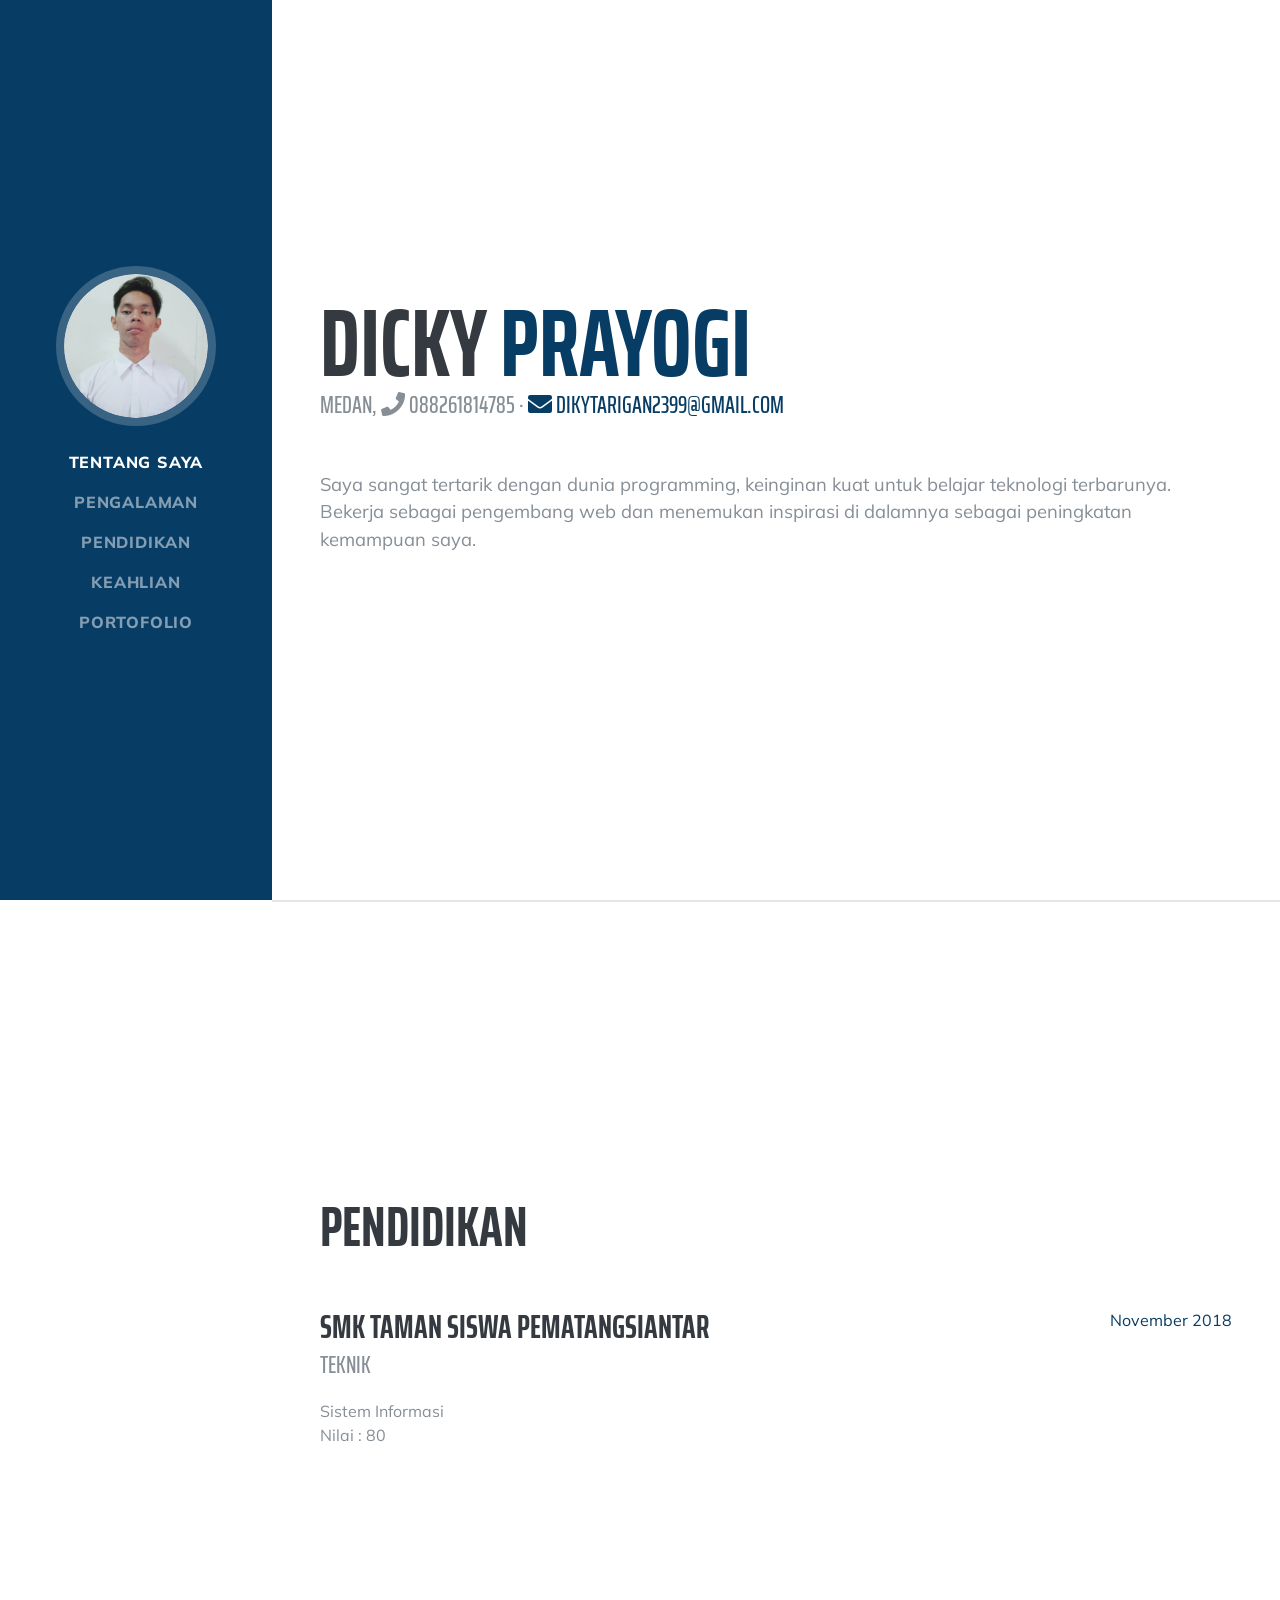
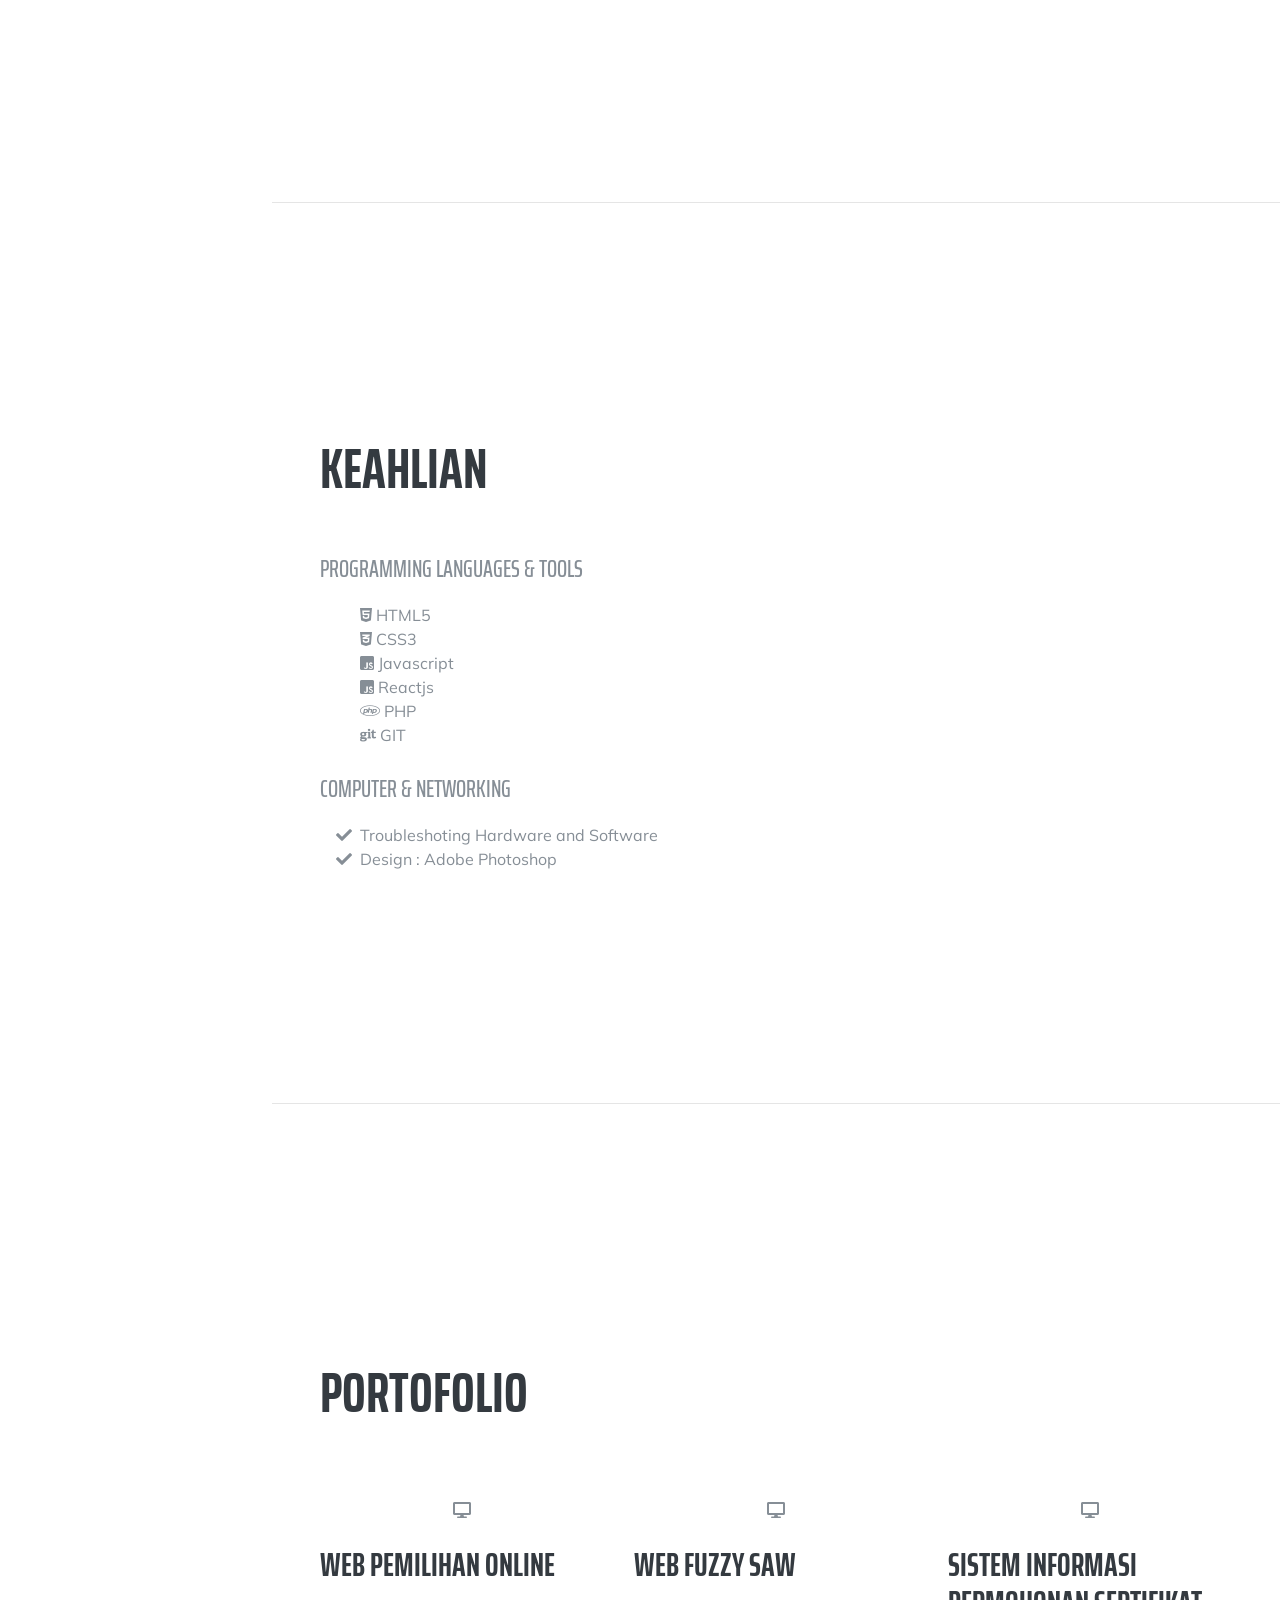
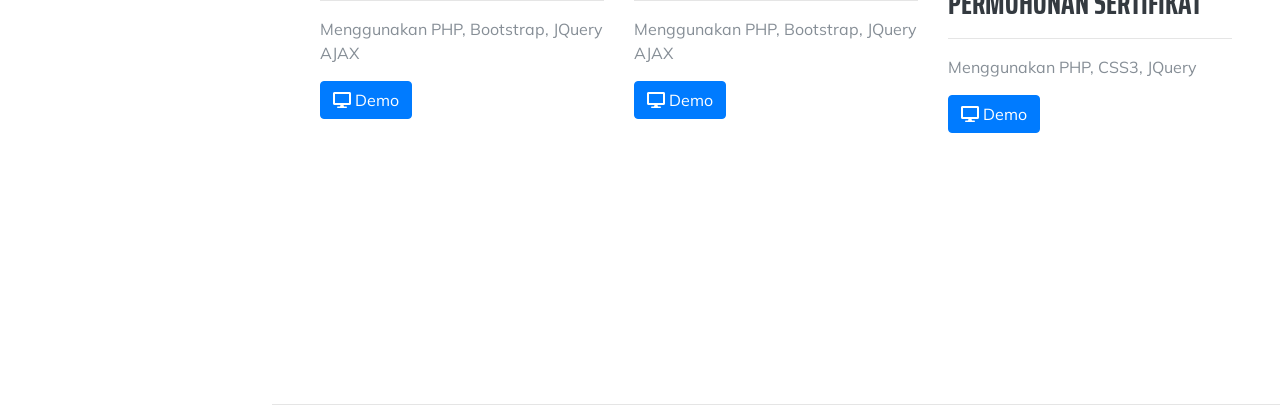
<file: index.html>
<!DOCTYPE html>
<html lang="en">

<head>

	<meta charset="utf-8">
	<meta name="viewport" content="width=device-width, initial-scale=1, shrink-to-fit=no">
	<meta name="description" content="">
	<meta name="author" content="">

	<title>Welcome To My Profile</title>
	<link rel="shortcut icon" href="dikki.png">
	<!-- Bootstrap core CSS -->
	<link href="bootstrap.min.css" rel="stylesheet">

	<!-- Custom fonts for this template -->
	<link href="https://fonts.googleapis.com/css?family=Saira+Extra+Condensed:500,700" rel="stylesheet">
	<link href="https://fonts.googleapis.com/css?family=Muli:400,400i,800,800i" rel="stylesheet">
	<link href="all.min.css" rel="stylesheet">
	<link rel="stylesheet" href="https://use.fontawesome.com/releases/v5.5.0/css/all.css" integrity="sha384-B4dIYHKNBt8Bc12p+WXckhzcICo0wtJAoU8YZTY5qE0Id1GSseTk6S+L3BlXeVIU" crossorigin="anonymous">
	<!-- Custom styles for this template -->
	<link href="resume.min.css" rel="stylesheet">

</head>

<body id="page-top">

	<nav class="navbar navbar-expand-lg navbar-dark bg-primary fixed-top" id="sideNav">
		<a class="navbar-brand js-scroll-trigger" href="#page-top">
			<span class="d-block d-lg-none">Dicky Prayogi</span>
			<span class="d-none d-lg-block">
				<img class="img-fluid img-profile rounded-circle mx-auto mb-2" src="dikki.png" alt="">
			</span>
		</a>
		<button class="navbar-toggler" type="button" data-toggle="collapse" data-target="#navbarSupportedContent" aria-controls="navbarSupportedContent" aria-expanded="false" aria-label="Toggle navigation">
			<span class="navbar-toggler-icon"></span>
		</button>
		<div class="collapse navbar-collapse" id="navbarSupportedContent">
			<ul class="navbar-nav">
				<li class="nav-item">
					<a class="nav-link js-scroll-trigger" href="#about">Tentang Saya</a>
				</li>
				<li class="nav-item">
					<a class="nav-link js-scroll-trigger" href="#experience">Pengalaman</a>
				</li>
				<li class="nav-item">
					<a class="nav-link js-scroll-trigger" href="#education">Pendidikan</a>
				</li>
				<li class="nav-item">
					<a class="nav-link js-scroll-trigger" href="#skills">Keahlian</a>
				</li>
				<li class="nav-item">
					<a class="nav-link js-scroll-trigger" href="#portofolio">Portofolio</a>
				</li>
			</ul>
		</div>
	</nav>

	<div class="container-fluid p-0">

		<section class="resume-section p-3 p-lg-5 d-flex d-column" id="about">
			<div class="my-auto">
				<h1 class="mb-0">Dicky
					<span class="text-primary">Prayogi</span>
				</h1>
				<div class="subheading mb-5">Medan, <i class="fa fa-phone"></i> 088261814785 ·
					<a href="mailto:name@email.com"><i class="fa fa-envelope"> </i> dikytarigan2399@gmail.com</a>
				</div>
				<p class="lead mb-5">Saya sangat tertarik dengan dunia programming, keinginan kuat untuk belajar teknologi terbarunya. Bekerja sebagai pengembang web dan menemukan inspirasi di dalamnya sebagai peningkatan kemampuan saya.</p>
				<!-- <div class="social-icons">
					<a href="#">
						<i class="fab fa-linkedin-in"></i>
					</a>
					<a href="#">
						<i class="fab fa-github"></i>
					</a>
					<a href="#">
						<i class="fab fa-twitter"></i>
					</a>
					<a href="#">
						<i class="fab fa-facebook-f"></i>
					</a>
				</div> -->
			</div>
		</section>

		<hr class="m-0">

		
		<hr class="m-0">

		<section class="resume-section p-3 p-lg-5 d-flex flex-column" id="education">
			<div class="my-auto">
				<h2 class="mb-5">Pendidikan</h2>

				<div class="resume-item d-flex flex-column flex-md-row mb-5">
					<div class="resume-content mr-auto">
						<h3 class="mb-0">SMK Taman Siswa Pematangsiantar</h3>
						<div class="subheading mb-3">Teknik</div>
						<div>Sistem Informasi</div>
						<p>Nilai : 80</p>
					</div>
					<div class="resume-date text-md-right">
						<span class="text-primary">November 2018</span>
					</div>
				</div>

			</div>
		</section>

		<hr class="m-0">

		<section class="resume-section p-3 p-lg-5 d-flex flex-column" id="skills">
			<div class="my-auto">
				<h2 class="mb-5">Keahlian</h2>

				<div class="subheading mb-3">Programming Languages &amp; Tools</div>
				<ul  class="fa-ul mb-0">
					<li>
						<i class="fab fa-html5"></i>
						HTML5
					</li>
					<li>
						<i class="fab fa-css3-alt"></i>
						CSS3
					</li>
					<li>
						<i class="fab fa-js-square"></i>
						Javascript
					</li>
					<li>
						<i class="fab fa-js-square"></i>
						Reactjs
					</li>
					<li>
						<i class="fab fa-php"> </i> PHP
					</li>
					<li>
						<i class="fab fa-git"></i>
						GIT
					</li>
					<br>
					
				</ul>

				<div class="subheading mb-3">Computer & Networking</div>
				<ul class="fa-ul mb-0">
					<li>
						<i class="fa-li fa fa-check"></i>
					Troubleshoting Hardware and Software</li>
					<li>
						<i class="fa-li fa fa-check"></i>
					Design : Adobe Photoshop</li>
				</ul>
			</div>
		</section>

		

		<hr class="m-0">

		<section class="resume-section p-3 p-lg-5 d-flex flex-column" id="portofolio">
			<div class="my-auto">
				<h2 class="mb-5">Portofolio</h2>
				<div class="row">
					<div class="col-xs-4 col-sm-4 col-md-4 col-lg-4">
						<div class="thumbnail">
							<img data-src="#" alt="">
							<div class="caption">
								<center>
									<i class="fa fa-desktop"></i>
								</center>
								<br>
								<h3>Web Pemilihan Online</h3><hr>
								<p>
									Menggunakan PHP, Bootstrap, JQuery AJAX
								</p>
								<p>
									<a href="#" class="btn btn-primary" alt="video"
									data-toggle="modal" data-target="#modal2"><i class="fa fa-desktop"></i> Demo</a>
								</p>
							</div>
						</div>
					</div>

					<div class="col-xs-4 col-sm-4 col-md-4 col-lg-4">
						<div class="thumbnail">
							<img data-src="#" alt="">
							<div class="caption">
								<center>
									<i class="fa fa-desktop"></i>
								</center>
								<br>
								<h3>Web Fuzzy SAW</h3><hr>
								<p>
									Menggunakan PHP, Bootstrap, JQuery AJAX
								</p>
								<p>
									<a href="#" class="btn btn-primary" alt="video"
									data-toggle="modal" data-target="#modal4"><i class="fa fa-desktop"></i> Demo</a>
								</p>
							</div>
						</div>
					</div>

					<div class="col-xs-4 col-sm-4 col-md-4 col-lg-4">
						<div class="thumbnail">
							<img data-src="#" alt="">
							<div class="caption">
								<center>
									<i class="fa fa-desktop"></i>
								</center>
								<br>
								<h3>Sistem Informasi Permohonan Sertifikat</h3><hr>
								<p>
									Menggunakan PHP, CSS3, JQuery
								</p>
								<p>
									<a href="#" class="btn btn-primary" alt="video"
									data-toggle="modal" data-target="#modal3"><i class="fa fa-desktop"></i> Demo</a>
								</p>
							</div>
						</div>
					</div>

					

				</div>

			</div>
		</section>

		<hr class="m-0">


		<!--Modal: Name-->
		<div class="modal fade" id="modal1" tabindex="-1" role="dialog" aria-labelledby="myModalLabel" aria-hidden="true">
			<div class="modal-dialog modal-lg" role="document">

				<!--Content-->
				<div class="modal-content">

					<!--Body-->
					<div class="modal-body mb-0 p-0">

						<div class="embed-responsive embed-responsive-16by9 z-depth-1-half">
							<iframe width="560" height="315" src="https://www.youtube.com/embed/T1CsMgRve20" frameborder="0" allow="accelerometer; autoplay; encrypted-media; gyroscope; picture-in-picture" allowfullscreen></iframe>
						</div>

					</div>

					<!--Footer-->
					<div class="modal-footer justify-content-center">
						<span class="mr-4">Spread the word!</span>
						

						<button type="button" class="btn btn-outline-primary btn-rounded btn-md ml-4" data-dismiss="modal">Close</button>

					</div>

				</div>
				<!--/.Content-->

			</div>
		</div>

		<!--Modal: Name-->
		<div class="modal fade" id="modal2" tabindex="-1" role="dialog" aria-labelledby="myModalLabel" aria-hidden="true">
			<div class="modal-dialog modal-lg" role="document">

				<!--Content-->
				<div class="modal-content">

					<!--Body-->
					<div class="modal-body mb-0 p-0">

						<div class="embed-responsive embed-responsive-16by9 z-depth-1-half">
							<iframe width="560" height="315" src="https://www.youtube.com/embed/Qoebwf1bzUU" frameborder="0" allow="accelerometer; autoplay; encrypted-media; gyroscope; picture-in-picture" allowfullscreen></iframe>
						</div>

					</div>

					<!--Footer-->
					<div class="modal-footer justify-content-center">
						

						<button type="button" class="btn btn-outline-primary btn-rounded btn-md ml-4" data-dismiss="modal">Close</button>

					</div>

				</div>
				<!--/.Content-->

			</div>
		</div>

		<div class="modal fade" id="modal3" tabindex="-1" role="dialog" aria-labelledby="myModalLabel" aria-hidden="true">
			<div class="modal-dialog modal-lg" role="document">

				<!--Content-->
				<div class="modal-content">

					<!--Body-->
					<div class="modal-body mb-0 p-0">

						<div class="embed-responsive embed-responsive-16by9 z-depth-1-half">
							<iframe width="560" height="315" src="https://www.youtube.com/embed/FIm6uJwQcFQ" frameborder="0" allow="accelerometer; autoplay; encrypted-media; gyroscope; picture-in-picture" allowfullscreen></iframe>
						</div>

					</div>

					<!--Footer-->
					<div class="modal-footer justify-content-center">
						

						<button type="button" class="btn btn-outline-primary btn-rounded btn-md ml-4" data-dismiss="modal">Close</button>

					</div>

				</div>
				<!--/.Content-->

			</div>
		</div>

		<div class="modal fade" id="modal4" tabindex="-1" role="dialog" aria-labelledby="myModalLabel" aria-hidden="true">
			<div class="modal-dialog modal-lg" role="document">

				<!--Content-->
				<div class="modal-content">

					<!--Body-->
					<div class="modal-body mb-0 p-0">

						<div class="embed-responsive embed-responsive-16by9 z-depth-1-half">
							<iframe width="560" height="315" src="https://www.youtube.com/embed/EBbvR7oB0Hk" frameborder="0" allow="accelerometer; autoplay; encrypted-media; gyroscope; picture-in-picture" allowfullscreen></iframe>
						</div>

					</div>

					<!--Footer-->
					<div class="modal-footer justify-content-center">
						

						<button type="button" class="btn btn-outline-primary btn-rounded btn-md ml-4" data-dismiss="modal">Close</button>

					</div>

				</div>
				<!--/.Content-->

			</div>
		</div>

		<div class="modal fade" id="modal5" tabindex="-1" role="dialog" aria-labelledby="myModalLabel" aria-hidden="true">
			<div class="modal-dialog modal-lg" role="document">

				<!--Content-->
				<div class="modal-content">

					<!--Body-->
					<div class="modal-body mb-0 p-0">

						<div class="embed-responsive embed-responsive-16by9 z-depth-1-half">
							<iframe width="560" height="315" src="https://www.youtube.com/embed/vtxWtMuLPAM" frameborder="0" allow="accelerometer; autoplay; encrypted-media; gyroscope; picture-in-picture" allowfullscreen></iframe>
						</div>

					</div>

					<!--Footer-->
					<div class="modal-footer justify-content-center">
						

						<button type="button" class="btn btn-outline-primary btn-rounded btn-md ml-4" data-dismiss="modal">Close</button>

					</div>

				</div>
				<!--/.Content-->

			</div>
		</div>

	</div>

	<!-- Bootstrap core JavaScript -->
	<script src="jquery.min.js"></script>
	<script src="bootstrap.bundle.min.js"></script>

	<!-- Plugin JavaScript -->
	<script src="jquery.easing.min.js"></script>

	<!-- Custom scripts for this template -->
	<script src="resume.min.js"></script>
	<script src="video.js"></script>

</body>

</html>
</file>
<file: all.min.css>
/*!
 * Font Awesome Free 5.3.1 by @fontawesome - https://fontawesome.com
 * License - https://fontawesome.com/license/free (Icons: CC BY 4.0, Fonts: SIL OFL 1.1, Code: MIT License)
 */
.fa,.fab,.fal,.far,.fas{-moz-osx-font-smoothing:grayscale;-webkit-font-smoothing:antialiased;display:inline-block;font-style:normal;font-variant:normal;text-rendering:auto;line-height:1}.fa-lg{font-size:1.33333em;line-height:.75em;vertical-align:-.0667em}.fa-xs{font-size:.75em}.fa-sm{font-size:.875em}.fa-1x{font-size:1em}.fa-2x{font-size:2em}.fa-3x{font-size:3em}.fa-4x{font-size:4em}.fa-5x{font-size:5em}.fa-6x{font-size:6em}.fa-7x{font-size:7em}.fa-8x{font-size:8em}.fa-9x{font-size:9em}.fa-10x{font-size:10em}.fa-fw{text-align:center;width:1.25em}.fa-ul{list-style-type:none;margin-left:2.5em;padding-left:0}.fa-ul>li{position:relative}.fa-li{left:-2em;position:absolute;text-align:center;width:2em;line-height:inherit}.fa-border{border:.08em solid #eee;border-radius:.1em;padding:.2em .25em .15em}.fa-pull-left{float:left}.fa-pull-right{float:right}.fa.fa-pull-left,.fab.fa-pull-left,.fal.fa-pull-left,.far.fa-pull-left,.fas.fa-pull-left{margin-right:.3em}.fa.fa-pull-right,.fab.fa-pull-right,.fal.fa-pull-right,.far.fa-pull-right,.fas.fa-pull-right{margin-left:.3em}.fa-spin{animation:fa-spin 2s infinite linear}.fa-pulse{animation:fa-spin 1s infinite steps(8)}@keyframes fa-spin{0%{transform:rotate(0deg)}to{transform:rotate(1turn)}}.fa-rotate-90{-ms-filter:"progid:DXImageTransform.Microsoft.BasicImage(rotation=1)";transform:rotate(90deg)}.fa-rotate-180{-ms-filter:"progid:DXImageTransform.Microsoft.BasicImage(rotation=2)";transform:rotate(180deg)}.fa-rotate-270{-ms-filter:"progid:DXImageTransform.Microsoft.BasicImage(rotation=3)";transform:rotate(270deg)}.fa-flip-horizontal{-ms-filter:"progid:DXImageTransform.Microsoft.BasicImage(rotation=0, mirror=1)";transform:scaleX(-1)}.fa-flip-vertical{transform:scaleY(-1)}.fa-flip-horizontal.fa-flip-vertical,.fa-flip-vertical{-ms-filter:"progid:DXImageTransform.Microsoft.BasicImage(rotation=2, mirror=1)"}.fa-flip-horizontal.fa-flip-vertical{transform:scale(-1)}:root .fa-flip-horizontal,:root .fa-flip-vertical,:root .fa-rotate-90,:root .fa-rotate-180,:root .fa-rotate-270{-webkit-filter:none;filter:none}.fa-stack{display:inline-block;height:2em;line-height:2em;position:relative;vertical-align:middle;width:2em}.fa-stack-1x,.fa-stack-2x{left:0;position:absolute;text-align:center;width:100%}.fa-stack-1x{line-height:inherit}.fa-stack-2x{font-size:2em}.fa-inverse{color:#fff}.fa-500px:before{content:"\f26e"}.fa-accessible-icon:before{content:"\f368"}.fa-accusoft:before{content:"\f369"}.fa-ad:before{content:"\f641"}.fa-address-book:before{content:"\f2b9"}.fa-address-card:before{content:"\f2bb"}.fa-adjust:before{content:"\f042"}.fa-adn:before{content:"\f170"}.fa-adversal:before{content:"\f36a"}.fa-affiliatetheme:before{content:"\f36b"}.fa-air-freshener:before{content:"\f5d0"}.fa-algolia:before{content:"\f36c"}.fa-align-center:before{content:"\f037"}.fa-align-justify:before{content:"\f039"}.fa-align-left:before{content:"\f036"}.fa-align-right:before{content:"\f038"}.fa-alipay:before{content:"\f642"}.fa-allergies:before{content:"\f461"}.fa-amazon:before{content:"\f270"}.fa-amazon-pay:before{content:"\f42c"}.fa-ambulance:before{content:"\f0f9"}.fa-american-sign-language-interpreting:before{content:"\f2a3"}.fa-amilia:before{content:"\f36d"}.fa-anchor:before{content:"\f13d"}.fa-android:before{content:"\f17b"}.fa-angellist:before{content:"\f209"}.fa-angle-double-down:before{content:"\f103"}.fa-angle-double-left:before{content:"\f100"}.fa-angle-double-right:before{content:"\f101"}.fa-angle-double-up:before{content:"\f102"}.fa-angle-down:before{content:"\f107"}.fa-angle-left:before{content:"\f104"}.fa-angle-right:before{content:"\f105"}.fa-angle-up:before{content:"\f106"}.fa-angry:before{content:"\f556"}.fa-angrycreative:before{content:"\f36e"}.fa-angular:before{content:"\f420"}.fa-ankh:before{content:"\f644"}.fa-app-store:before{content:"\f36f"}.fa-app-store-ios:before{content:"\f370"}.fa-apper:before{content:"\f371"}.fa-apple:before{content:"\f179"}.fa-apple-alt:before{content:"\f5d1"}.fa-apple-pay:before{content:"\f415"}.fa-archive:before{content:"\f187"}.fa-archway:before{content:"\f557"}.fa-arrow-alt-circle-down:before{content:"\f358"}.fa-arrow-alt-circle-left:before{content:"\f359"}.fa-arrow-alt-circle-right:before{content:"\f35a"}.fa-arrow-alt-circle-up:before{content:"\f35b"}.fa-arrow-circle-down:before{content:"\f0ab"}.fa-arrow-circle-left:before{content:"\f0a8"}.fa-arrow-circle-right:before{content:"\f0a9"}.fa-arrow-circle-up:before{content:"\f0aa"}.fa-arrow-down:before{content:"\f063"}.fa-arrow-left:before{content:"\f060"}.fa-arrow-right:before{content:"\f061"}.fa-arrow-up:before{content:"\f062"}.fa-arrows-alt:before{content:"\f0b2"}.fa-arrows-alt-h:before{content:"\f337"}.fa-arrows-alt-v:before{content:"\f338"}.fa-assistive-listening-systems:before{content:"\f2a2"}.fa-asterisk:before{content:"\f069"}.fa-asymmetrik:before{content:"\f372"}.fa-at:before{content:"\f1fa"}.fa-atlas:before{content:"\f558"}.fa-atom:before{content:"\f5d2"}.fa-audible:before{content:"\f373"}.fa-audio-description:before{content:"\f29e"}.fa-autoprefixer:before{content:"\f41c"}.fa-avianex:before{content:"\f374"}.fa-aviato:before{content:"\f421"}.fa-award:before{content:"\f559"}.fa-aws:before{content:"\f375"}.fa-backspace:before{content:"\f55a"}.fa-backward:before{content:"\f04a"}.fa-balance-scale:before{content:"\f24e"}.fa-ban:before{content:"\f05e"}.fa-band-aid:before{content:"\f462"}.fa-bandcamp:before{content:"\f2d5"}.fa-barcode:before{content:"\f02a"}.fa-bars:before{content:"\f0c9"}.fa-baseball-ball:before{content:"\f433"}.fa-basketball-ball:before{content:"\f434"}.fa-bath:before{content:"\f2cd"}.fa-battery-empty:before{content:"\f244"}.fa-battery-full:before{content:"\f240"}.fa-battery-half:before{content:"\f242"}.fa-battery-quarter:before{content:"\f243"}.fa-battery-three-quarters:before{content:"\f241"}.fa-bed:before{content:"\f236"}.fa-beer:before{content:"\f0fc"}.fa-behance:before{content:"\f1b4"}.fa-behance-square:before{content:"\f1b5"}.fa-bell:before{content:"\f0f3"}.fa-bell-slash:before{content:"\f1f6"}.fa-bezier-curve:before{content:"\f55b"}.fa-bible:before{content:"\f647"}.fa-bicycle:before{content:"\f206"}.fa-bimobject:before{content:"\f378"}.fa-binoculars:before{content:"\f1e5"}.fa-birthday-cake:before{content:"\f1fd"}.fa-bitbucket:before{content:"\f171"}.fa-bitcoin:before{content:"\f379"}.fa-bity:before{content:"\f37a"}.fa-black-tie:before{content:"\f27e"}.fa-blackberry:before{content:"\f37b"}.fa-blender:before{content:"\f517"}.fa-blind:before{content:"\f29d"}.fa-blogger:before{content:"\f37c"}.fa-blogger-b:before{content:"\f37d"}.fa-bluetooth:before{content:"\f293"}.fa-bluetooth-b:before{content:"\f294"}.fa-bold:before{content:"\f032"}.fa-bolt:before{content:"\f0e7"}.fa-bomb:before{content:"\f1e2"}.fa-bone:before{content:"\f5d7"}.fa-bong:before{content:"\f55c"}.fa-book:before{content:"\f02d"}.fa-book-open:before{content:"\f518"}.fa-book-reader:before{content:"\f5da"}.fa-bookmark:before{content:"\f02e"}.fa-bowling-ball:before{content:"\f436"}.fa-box:before{content:"\f466"}.fa-box-open:before{content:"\f49e"}.fa-boxes:before{content:"\f468"}.fa-braille:before{content:"\f2a1"}.fa-brain:before{content:"\f5dc"}.fa-briefcase:before{content:"\f0b1"}.fa-briefcase-medical:before{content:"\f469"}.fa-broadcast-tower:before{content:"\f519"}.fa-broom:before{content:"\f51a"}.fa-brush:before{content:"\f55d"}.fa-btc:before{content:"\f15a"}.fa-bug:before{content:"\f188"}.fa-building:before{content:"\f1ad"}.fa-bullhorn:before{content:"\f0a1"}.fa-bullseye:before{content:"\f140"}.fa-burn:before{content:"\f46a"}.fa-buromobelexperte:before{content:"\f37f"}.fa-bus:before{content:"\f207"}.fa-bus-alt:before{content:"\f55e"}.fa-business-time:before{content:"\f64a"}.fa-buysellads:before{content:"\f20d"}.fa-calculator:before{content:"\f1ec"}.fa-calendar:before{content:"\f133"}.fa-calendar-alt:before{content:"\f073"}.fa-calendar-check:before{content:"\f274"}.fa-calendar-minus:before{content:"\f272"}.fa-calendar-plus:before{content:"\f271"}.fa-calendar-times:before{content:"\f273"}.fa-camera:before{content:"\f030"}.fa-camera-retro:before{content:"\f083"}.fa-cannabis:before{content:"\f55f"}.fa-capsules:before{content:"\f46b"}.fa-car:before{content:"\f1b9"}.fa-car-alt:before{content:"\f5de"}.fa-car-battery:before{content:"\f5df"}.fa-car-crash:before{content:"\f5e1"}.fa-car-side:before{content:"\f5e4"}.fa-caret-down:before{content:"\f0d7"}.fa-caret-left:before{content:"\f0d9"}.fa-caret-right:before{content:"\f0da"}.fa-caret-square-down:before{content:"\f150"}.fa-caret-square-left:before{content:"\f191"}.fa-caret-square-right:before{content:"\f152"}.fa-caret-square-up:before{content:"\f151"}.fa-caret-up:before{content:"\f0d8"}.fa-cart-arrow-down:before{content:"\f218"}.fa-cart-plus:before{content:"\f217"}.fa-cc-amazon-pay:before{content:"\f42d"}.fa-cc-amex:before{content:"\f1f3"}.fa-cc-apple-pay:before{content:"\f416"}.fa-cc-diners-club:before{content:"\f24c"}.fa-cc-discover:before{content:"\f1f2"}.fa-cc-jcb:before{content:"\f24b"}.fa-cc-mastercard:before{content:"\f1f1"}.fa-cc-paypal:before{content:"\f1f4"}.fa-cc-stripe:before{content:"\f1f5"}.fa-cc-visa:before{content:"\f1f0"}.fa-centercode:before{content:"\f380"}.fa-certificate:before{content:"\f0a3"}.fa-chalkboard:before{content:"\f51b"}.fa-chalkboard-teacher:before{content:"\f51c"}.fa-charging-station:before{content:"\f5e7"}.fa-chart-area:before{content:"\f1fe"}.fa-chart-bar:before{content:"\f080"}.fa-chart-line:before{content:"\f201"}.fa-chart-pie:before{content:"\f200"}.fa-check:before{content:"\f00c"}.fa-check-circle:before{content:"\f058"}.fa-check-double:before{content:"\f560"}.fa-check-square:before{content:"\f14a"}.fa-chess:before{content:"\f439"}.fa-chess-bishop:before{content:"\f43a"}.fa-chess-board:before{content:"\f43c"}.fa-chess-king:before{content:"\f43f"}.fa-chess-knight:before{content:"\f441"}.fa-chess-pawn:before{content:"\f443"}.fa-chess-queen:before{content:"\f445"}.fa-chess-rook:before{content:"\f447"}.fa-chevron-circle-down:before{content:"\f13a"}.fa-chevron-circle-left:before{content:"\f137"}.fa-chevron-circle-right:before{content:"\f138"}.fa-chevron-circle-up:before{content:"\f139"}.fa-chevron-down:before{content:"\f078"}.fa-chevron-left:before{content:"\f053"}.fa-chevron-right:before{content:"\f054"}.fa-chevron-up:before{content:"\f077"}.fa-child:before{content:"\f1ae"}.fa-chrome:before{content:"\f268"}.fa-church:before{content:"\f51d"}.fa-circle:before{content:"\f111"}.fa-circle-notch:before{content:"\f1ce"}.fa-city:before{content:"\f64f"}.fa-clipboard:before{content:"\f328"}.fa-clipboard-check:before{content:"\f46c"}.fa-clipboard-list:before{content:"\f46d"}.fa-clock:before{content:"\f017"}.fa-clone:before{content:"\f24d"}.fa-closed-captioning:before{content:"\f20a"}.fa-cloud:before{content:"\f0c2"}.fa-cloud-download-alt:before{content:"\f381"}.fa-cloud-upload-alt:before{content:"\f382"}.fa-cloudscale:before{content:"\f383"}.fa-cloudsmith:before{content:"\f384"}.fa-cloudversify:before{content:"\f385"}.fa-cocktail:before{content:"\f561"}.fa-code:before{content:"\f121"}.fa-code-branch:before{content:"\f126"}.fa-codepen:before{content:"\f1cb"}.fa-codiepie:before{content:"\f284"}.fa-coffee:before{content:"\f0f4"}.fa-cog:before{content:"\f013"}.fa-cogs:before{content:"\f085"}.fa-coins:before{content:"\f51e"}.fa-columns:before{content:"\f0db"}.fa-comment:before{content:"\f075"}.fa-comment-alt:before{content:"\f27a"}.fa-comment-dollar:before{content:"\f651"}.fa-comment-dots:before{content:"\f4ad"}.fa-comment-slash:before{content:"\f4b3"}.fa-comments:before{content:"\f086"}.fa-comments-dollar:before{content:"\f653"}.fa-compact-disc:before{content:"\f51f"}.fa-compass:before{content:"\f14e"}.fa-compress:before{content:"\f066"}.fa-concierge-bell:before{content:"\f562"}.fa-connectdevelop:before{content:"\f20e"}.fa-contao:before{content:"\f26d"}.fa-cookie:before{content:"\f563"}.fa-cookie-bite:before{content:"\f564"}.fa-copy:before{content:"\f0c5"}.fa-copyright:before{content:"\f1f9"}.fa-couch:before{content:"\f4b8"}.fa-cpanel:before{content:"\f388"}.fa-creative-commons:before{content:"\f25e"}.fa-creative-commons-by:before{content:"\f4e7"}.fa-creative-commons-nc:before{content:"\f4e8"}.fa-creative-commons-nc-eu:before{content:"\f4e9"}.fa-creative-commons-nc-jp:before{content:"\f4ea"}.fa-creative-commons-nd:before{content:"\f4eb"}.fa-creative-commons-pd:before{content:"\f4ec"}.fa-creative-commons-pd-alt:before{content:"\f4ed"}.fa-creative-commons-remix:before{content:"\f4ee"}.fa-creative-commons-sa:before{content:"\f4ef"}.fa-creative-commons-sampling:before{content:"\f4f0"}.fa-creative-commons-sampling-plus:before{content:"\f4f1"}.fa-creative-commons-share:before{content:"\f4f2"}.fa-credit-card:before{content:"\f09d"}.fa-crop:before{content:"\f125"}.fa-crop-alt:before{content:"\f565"}.fa-cross:before{content:"\f654"}.fa-crosshairs:before{content:"\f05b"}.fa-crow:before{content:"\f520"}.fa-crown:before{content:"\f521"}.fa-css3:before{content:"\f13c"}.fa-css3-alt:before{content:"\f38b"}.fa-cube:before{content:"\f1b2"}.fa-cubes:before{content:"\f1b3"}.fa-cut:before{content:"\f0c4"}.fa-cuttlefish:before{content:"\f38c"}.fa-d-and-d:before{content:"\f38d"}.fa-dashcube:before{content:"\f210"}.fa-database:before{content:"\f1c0"}.fa-deaf:before{content:"\f2a4"}.fa-delicious:before{content:"\f1a5"}.fa-deploydog:before{content:"\f38e"}.fa-deskpro:before{content:"\f38f"}.fa-desktop:before{content:"\f108"}.fa-deviantart:before{content:"\f1bd"}.fa-dharmachakra:before{content:"\f655"}.fa-diagnoses:before{content:"\f470"}.fa-dice:before{content:"\f522"}.fa-dice-five:before{content:"\f523"}.fa-dice-four:before{content:"\f524"}.fa-dice-one:before{content:"\f525"}.fa-dice-six:before{content:"\f526"}.fa-dice-three:before{content:"\f527"}.fa-dice-two:before{content:"\f528"}.fa-digg:before{content:"\f1a6"}.fa-digital-ocean:before{content:"\f391"}.fa-digital-tachograph:before{content:"\f566"}.fa-directions:before{content:"\f5eb"}.fa-discord:before{content:"\f392"}.fa-discourse:before{content:"\f393"}.fa-divide:before{content:"\f529"}.fa-dizzy:before{content:"\f567"}.fa-dna:before{content:"\f471"}.fa-dochub:before{content:"\f394"}.fa-docker:before{content:"\f395"}.fa-dollar-sign:before{content:"\f155"}.fa-dolly:before{content:"\f472"}.fa-dolly-flatbed:before{content:"\f474"}.fa-donate:before{content:"\f4b9"}.fa-door-closed:before{content:"\f52a"}.fa-door-open:before{content:"\f52b"}.fa-dot-circle:before{content:"\f192"}.fa-dove:before{content:"\f4ba"}.fa-download:before{content:"\f019"}.fa-draft2digital:before{content:"\f396"}.fa-drafting-compass:before{content:"\f568"}.fa-draw-polygon:before{content:"\f5ee"}.fa-dribbble:before{content:"\f17d"}.fa-dribbble-square:before{content:"\f397"}.fa-dropbox:before{content:"\f16b"}.fa-drum:before{content:"\f569"}.fa-drum-steelpan:before{content:"\f56a"}.fa-drupal:before{content:"\f1a9"}.fa-dumbbell:before{content:"\f44b"}.fa-dyalog:before{content:"\f399"}.fa-earlybirds:before{content:"\f39a"}.fa-ebay:before{content:"\f4f4"}.fa-edge:before{content:"\f282"}.fa-edit:before{content:"\f044"}.fa-eject:before{content:"\f052"}.fa-elementor:before{content:"\f430"}.fa-ellipsis-h:before{content:"\f141"}.fa-ellipsis-v:before{content:"\f142"}.fa-ello:before{content:"\f5f1"}.fa-ember:before{content:"\f423"}.fa-empire:before{content:"\f1d1"}.fa-envelope:before{content:"\f0e0"}.fa-envelope-open:before{content:"\f2b6"}.fa-envelope-open-text:before{content:"\f658"}.fa-envelope-square:before{content:"\f199"}.fa-envira:before{content:"\f299"}.fa-equals:before{content:"\f52c"}.fa-eraser:before{content:"\f12d"}.fa-erlang:before{content:"\f39d"}.fa-ethereum:before{content:"\f42e"}.fa-etsy:before{content:"\f2d7"}.fa-euro-sign:before{content:"\f153"}.fa-exchange-alt:before{content:"\f362"}.fa-exclamation:before{content:"\f12a"}.fa-exclamation-circle:before{content:"\f06a"}.fa-exclamation-triangle:before{content:"\f071"}.fa-expand:before{content:"\f065"}.fa-expand-arrows-alt:before{content:"\f31e"}.fa-expeditedssl:before{content:"\f23e"}.fa-external-link-alt:before{content:"\f35d"}.fa-external-link-square-alt:before{content:"\f360"}.fa-eye:before{content:"\f06e"}.fa-eye-dropper:before{content:"\f1fb"}.fa-eye-slash:before{content:"\f070"}.fa-facebook:before{content:"\f09a"}.fa-facebook-f:before{content:"\f39e"}.fa-facebook-messenger:before{content:"\f39f"}.fa-facebook-square:before{content:"\f082"}.fa-fast-backward:before{content:"\f049"}.fa-fast-forward:before{content:"\f050"}.fa-fax:before{content:"\f1ac"}.fa-feather:before{content:"\f52d"}.fa-feather-alt:before{content:"\f56b"}.fa-female:before{content:"\f182"}.fa-fighter-jet:before{content:"\f0fb"}.fa-file:before{content:"\f15b"}.fa-file-alt:before{content:"\f15c"}.fa-file-archive:before{content:"\f1c6"}.fa-file-audio:before{content:"\f1c7"}.fa-file-code:before{content:"\f1c9"}.fa-file-contract:before{content:"\f56c"}.fa-file-download:before{content:"\f56d"}.fa-file-excel:before{content:"\f1c3"}.fa-file-export:before{content:"\f56e"}.fa-file-image:before{content:"\f1c5"}.fa-file-import:before{content:"\f56f"}.fa-file-invoice:before{content:"\f570"}.fa-file-invoice-dollar:before{content:"\f571"}.fa-file-medical:before{content:"\f477"}.fa-file-medical-alt:before{content:"\f478"}.fa-file-pdf:before{content:"\f1c1"}.fa-file-powerpoint:before{content:"\f1c4"}.fa-file-prescription:before{content:"\f572"}.fa-file-signature:before{content:"\f573"}.fa-file-upload:before{content:"\f574"}.fa-file-video:before{content:"\f1c8"}.fa-file-word:before{content:"\f1c2"}.fa-fill:before{content:"\f575"}.fa-fill-drip:before{content:"\f576"}.fa-film:before{content:"\f008"}.fa-filter:before{content:"\f0b0"}.fa-fingerprint:before{content:"\f577"}.fa-fire:before{content:"\f06d"}.fa-fire-extinguisher:before{content:"\f134"}.fa-firefox:before{content:"\f269"}.fa-first-aid:before{content:"\f479"}.fa-first-order:before{content:"\f2b0"}.fa-first-order-alt:before{content:"\f50a"}.fa-firstdraft:before{content:"\f3a1"}.fa-fish:before{content:"\f578"}.fa-flag:before{content:"\f024"}.fa-flag-checkered:before{content:"\f11e"}.fa-flask:before{content:"\f0c3"}.fa-flickr:before{content:"\f16e"}.fa-flipboard:before{content:"\f44d"}.fa-flushed:before{content:"\f579"}.fa-fly:before{content:"\f417"}.fa-folder:before{content:"\f07b"}.fa-folder-minus:before{content:"\f65d"}.fa-folder-open:before{content:"\f07c"}.fa-folder-plus:before{content:"\f65e"}.fa-font:before{content:"\f031"}.fa-font-awesome:before{content:"\f2b4"}.fa-font-awesome-alt:before{content:"\f35c"}.fa-font-awesome-flag:before{content:"\f425"}.fa-font-awesome-logo-full:before{content:"\f4e6"}.fa-fonticons:before{content:"\f280"}.fa-fonticons-fi:before{content:"\f3a2"}.fa-football-ball:before{content:"\f44e"}.fa-fort-awesome:before{content:"\f286"}.fa-fort-awesome-alt:before{content:"\f3a3"}.fa-forumbee:before{content:"\f211"}.fa-forward:before{content:"\f04e"}.fa-foursquare:before{content:"\f180"}.fa-free-code-camp:before{content:"\f2c5"}.fa-freebsd:before{content:"\f3a4"}.fa-frog:before{content:"\f52e"}.fa-frown:before{content:"\f119"}.fa-frown-open:before{content:"\f57a"}.fa-fulcrum:before{content:"\f50b"}.fa-funnel-dollar:before{content:"\f662"}.fa-futbol:before{content:"\f1e3"}.fa-galactic-republic:before{content:"\f50c"}.fa-galactic-senate:before{content:"\f50d"}.fa-gamepad:before{content:"\f11b"}.fa-gas-pump:before{content:"\f52f"}.fa-gavel:before{content:"\f0e3"}.fa-gem:before{content:"\f3a5"}.fa-genderless:before{content:"\f22d"}.fa-get-pocket:before{content:"\f265"}.fa-gg:before{content:"\f260"}.fa-gg-circle:before{content:"\f261"}.fa-gift:before{content:"\f06b"}.fa-git:before{content:"\f1d3"}.fa-git-square:before{content:"\f1d2"}.fa-github:before{content:"\f09b"}.fa-github-alt:before{content:"\f113"}.fa-github-square:before{content:"\f092"}.fa-gitkraken:before{content:"\f3a6"}.fa-gitlab:before{content:"\f296"}.fa-gitter:before{content:"\f426"}.fa-glass-martini:before{content:"\f000"}.fa-glass-martini-alt:before{content:"\f57b"}.fa-glasses:before{content:"\f530"}.fa-glide:before{content:"\f2a5"}.fa-glide-g:before{content:"\f2a6"}.fa-globe:before{content:"\f0ac"}.fa-globe-africa:before{content:"\f57c"}.fa-globe-americas:before{content:"\f57d"}.fa-globe-asia:before{content:"\f57e"}.fa-gofore:before{content:"\f3a7"}.fa-golf-ball:before{content:"\f450"}.fa-goodreads:before{content:"\f3a8"}.fa-goodreads-g:before{content:"\f3a9"}.fa-google:before{content:"\f1a0"}.fa-google-drive:before{content:"\f3aa"}.fa-google-play:before{content:"\f3ab"}.fa-google-plus:before{content:"\f2b3"}.fa-google-plus-g:before{content:"\f0d5"}.fa-google-plus-square:before{content:"\f0d4"}.fa-google-wallet:before{content:"\f1ee"}.fa-gopuram:before{content:"\f664"}.fa-graduation-cap:before{content:"\f19d"}.fa-gratipay:before{content:"\f184"}.fa-grav:before{content:"\f2d6"}.fa-greater-than:before{content:"\f531"}.fa-greater-than-equal:before{content:"\f532"}.fa-grimace:before{content:"\f57f"}.fa-grin:before{content:"\f580"}.fa-grin-alt:before{content:"\f581"}.fa-grin-beam:before{content:"\f582"}.fa-grin-beam-sweat:before{content:"\f583"}.fa-grin-hearts:before{content:"\f584"}.fa-grin-squint:before{content:"\f585"}.fa-grin-squint-tears:before{content:"\f586"}.fa-grin-stars:before{content:"\f587"}.fa-grin-tears:before{content:"\f588"}.fa-grin-tongue:before{content:"\f589"}.fa-grin-tongue-squint:before{content:"\f58a"}.fa-grin-tongue-wink:before{content:"\f58b"}.fa-grin-wink:before{content:"\f58c"}.fa-grip-horizontal:before{content:"\f58d"}.fa-grip-vertical:before{content:"\f58e"}.fa-gripfire:before{content:"\f3ac"}.fa-grunt:before{content:"\f3ad"}.fa-gulp:before{content:"\f3ae"}.fa-h-square:before{content:"\f0fd"}.fa-hacker-news:before{content:"\f1d4"}.fa-hacker-news-square:before{content:"\f3af"}.fa-hackerrank:before{content:"\f5f7"}.fa-hamsa:before{content:"\f665"}.fa-hand-holding:before{content:"\f4bd"}.fa-hand-holding-heart:before{content:"\f4be"}.fa-hand-holding-usd:before{content:"\f4c0"}.fa-hand-lizard:before{content:"\f258"}.fa-hand-paper:before{content:"\f256"}.fa-hand-peace:before{content:"\f25b"}.fa-hand-point-down:before{content:"\f0a7"}.fa-hand-point-left:before{content:"\f0a5"}.fa-hand-point-right:before{content:"\f0a4"}.fa-hand-point-up:before{content:"\f0a6"}.fa-hand-pointer:before{content:"\f25a"}.fa-hand-rock:before{content:"\f255"}.fa-hand-scissors:before{content:"\f257"}.fa-hand-spock:before{content:"\f259"}.fa-hands:before{content:"\f4c2"}.fa-hands-helping:before{content:"\f4c4"}.fa-handshake:before{content:"\f2b5"}.fa-hashtag:before{content:"\f292"}.fa-haykal:before{content:"\f666"}.fa-hdd:before{content:"\f0a0"}.fa-heading:before{content:"\f1dc"}.fa-headphones:before{content:"\f025"}.fa-headphones-alt:before{content:"\f58f"}.fa-headset:before{content:"\f590"}.fa-heart:before{content:"\f004"}.fa-heartbeat:before{content:"\f21e"}.fa-helicopter:before{content:"\f533"}.fa-highlighter:before{content:"\f591"}.fa-hips:before{content:"\f452"}.fa-hire-a-helper:before{content:"\f3b0"}.fa-history:before{content:"\f1da"}.fa-hockey-puck:before{content:"\f453"}.fa-home:before{content:"\f015"}.fa-hooli:before{content:"\f427"}.fa-hornbill:before{content:"\f592"}.fa-hospital:before{content:"\f0f8"}.fa-hospital-alt:before{content:"\f47d"}.fa-hospital-symbol:before{content:"\f47e"}.fa-hot-tub:before{content:"\f593"}.fa-hotel:before{content:"\f594"}.fa-hotjar:before{content:"\f3b1"}.fa-hourglass:before{content:"\f254"}.fa-hourglass-end:before{content:"\f253"}.fa-hourglass-half:before{content:"\f252"}.fa-hourglass-start:before{content:"\f251"}.fa-houzz:before{content:"\f27c"}.fa-html5:before{content:"\f13b"}.fa-hubspot:before{content:"\f3b2"}.fa-i-cursor:before{content:"\f246"}.fa-id-badge:before{content:"\f2c1"}.fa-id-card:before{content:"\f2c2"}.fa-id-card-alt:before{content:"\f47f"}.fa-image:before{content:"\f03e"}.fa-images:before{content:"\f302"}.fa-imdb:before{content:"\f2d8"}.fa-inbox:before{content:"\f01c"}.fa-indent:before{content:"\f03c"}.fa-industry:before{content:"\f275"}.fa-infinity:before{content:"\f534"}.fa-info:before{content:"\f129"}.fa-info-circle:before{content:"\f05a"}.fa-instagram:before{content:"\f16d"}.fa-internet-explorer:before{content:"\f26b"}.fa-ioxhost:before{content:"\f208"}.fa-italic:before{content:"\f033"}.fa-itunes:before{content:"\f3b4"}.fa-itunes-note:before{content:"\f3b5"}.fa-java:before{content:"\f4e4"}.fa-jedi:before{content:"\f669"}.fa-jedi-order:before{content:"\f50e"}.fa-jenkins:before{content:"\f3b6"}.fa-joget:before{content:"\f3b7"}.fa-joint:before{content:"\f595"}.fa-joomla:before{content:"\f1aa"}.fa-journal-whills:before{content:"\f66a"}.fa-js:before{content:"\f3b8"}.fa-js-square:before{content:"\f3b9"}.fa-jsfiddle:before{content:"\f1cc"}.fa-kaaba:before{content:"\f66b"}.fa-kaggle:before{content:"\f5fa"}.fa-key:before{content:"\f084"}.fa-keybase:before{content:"\f4f5"}.fa-keyboard:before{content:"\f11c"}.fa-keycdn:before{content:"\f3ba"}.fa-khanda:before{content:"\f66d"}.fa-kickstarter:before{content:"\f3bb"}.fa-kickstarter-k:before{content:"\f3bc"}.fa-kiss:before{content:"\f596"}.fa-kiss-beam:before{content:"\f597"}.fa-kiss-wink-heart:before{content:"\f598"}.fa-kiwi-bird:before{content:"\f535"}.fa-korvue:before{content:"\f42f"}.fa-landmark:before{content:"\f66f"}.fa-language:before{content:"\f1ab"}.fa-laptop:before{content:"\f109"}.fa-laptop-code:before{content:"\f5fc"}.fa-laravel:before{content:"\f3bd"}.fa-lastfm:before{content:"\f202"}.fa-lastfm-square:before{content:"\f203"}.fa-laugh:before{content:"\f599"}.fa-laugh-beam:before{content:"\f59a"}.fa-laugh-squint:before{content:"\f59b"}.fa-laugh-wink:before{content:"\f59c"}.fa-layer-group:before{content:"\f5fd"}.fa-leaf:before{content:"\f06c"}.fa-leanpub:before{content:"\f212"}.fa-lemon:before{content:"\f094"}.fa-less:before{content:"\f41d"}.fa-less-than:before{content:"\f536"}.fa-less-than-equal:before{content:"\f537"}.fa-level-down-alt:before{content:"\f3be"}.fa-level-up-alt:before{content:"\f3bf"}.fa-life-ring:before{content:"\f1cd"}.fa-lightbulb:before{content:"\f0eb"}.fa-line:before{content:"\f3c0"}.fa-link:before{content:"\f0c1"}.fa-linkedin:before{content:"\f08c"}.fa-linkedin-in:before{content:"\f0e1"}.fa-linode:before{content:"\f2b8"}.fa-linux:before{content:"\f17c"}.fa-lira-sign:before{content:"\f195"}.fa-list:before{content:"\f03a"}.fa-list-alt:before{content:"\f022"}.fa-list-ol:before{content:"\f0cb"}.fa-list-ul:before{content:"\f0ca"}.fa-location-arrow:before{content:"\f124"}.fa-lock:before{content:"\f023"}.fa-lock-open:before{content:"\f3c1"}.fa-long-arrow-alt-down:before{content:"\f309"}.fa-long-arrow-alt-left:before{content:"\f30a"}.fa-long-arrow-alt-right:before{content:"\f30b"}.fa-long-arrow-alt-up:before{content:"\f30c"}.fa-low-vision:before{content:"\f2a8"}.fa-luggage-cart:before{content:"\f59d"}.fa-lyft:before{content:"\f3c3"}.fa-magento:before{content:"\f3c4"}.fa-magic:before{content:"\f0d0"}.fa-magnet:before{content:"\f076"}.fa-mail-bulk:before{content:"\f674"}.fa-mailchimp:before{content:"\f59e"}.fa-male:before{content:"\f183"}.fa-mandalorian:before{content:"\f50f"}.fa-map:before{content:"\f279"}.fa-map-marked:before{content:"\f59f"}.fa-map-marked-alt:before{content:"\f5a0"}.fa-map-marker:before{content:"\f041"}.fa-map-marker-alt:before{content:"\f3c5"}.fa-map-pin:before{content:"\f276"}.fa-map-signs:before{content:"\f277"}.fa-markdown:before{content:"\f60f"}.fa-marker:before{content:"\f5a1"}.fa-mars:before{content:"\f222"}.fa-mars-double:before{content:"\f227"}.fa-mars-stroke:before{content:"\f229"}.fa-mars-stroke-h:before{content:"\f22b"}.fa-mars-stroke-v:before{content:"\f22a"}.fa-mastodon:before{content:"\f4f6"}.fa-maxcdn:before{content:"\f136"}.fa-medal:before{content:"\f5a2"}.fa-medapps:before{content:"\f3c6"}.fa-medium:before{content:"\f23a"}.fa-medium-m:before{content:"\f3c7"}.fa-medkit:before{content:"\f0fa"}.fa-medrt:before{content:"\f3c8"}.fa-meetup:before{content:"\f2e0"}.fa-megaport:before{content:"\f5a3"}.fa-meh:before{content:"\f11a"}.fa-meh-blank:before{content:"\f5a4"}.fa-meh-rolling-eyes:before{content:"\f5a5"}.fa-memory:before{content:"\f538"}.fa-menorah:before{content:"\f676"}.fa-mercury:before{content:"\f223"}.fa-microchip:before{content:"\f2db"}.fa-microphone:before{content:"\f130"}.fa-microphone-alt:before{content:"\f3c9"}.fa-microphone-alt-slash:before{content:"\f539"}.fa-microphone-slash:before{content:"\f131"}.fa-microscope:before{content:"\f610"}.fa-microsoft:before{content:"\f3ca"}.fa-minus:before{content:"\f068"}.fa-minus-circle:before{content:"\f056"}.fa-minus-square:before{content:"\f146"}.fa-mix:before{content:"\f3cb"}.fa-mixcloud:before{content:"\f289"}.fa-mizuni:before{content:"\f3cc"}.fa-mobile:before{content:"\f10b"}.fa-mobile-alt:before{content:"\f3cd"}.fa-modx:before{content:"\f285"}.fa-monero:before{content:"\f3d0"}.fa-money-bill:before{content:"\f0d6"}.fa-money-bill-alt:before{content:"\f3d1"}.fa-money-bill-wave:before{content:"\f53a"}.fa-money-bill-wave-alt:before{content:"\f53b"}.fa-money-check:before{content:"\f53c"}.fa-money-check-alt:before{content:"\f53d"}.fa-monument:before{content:"\f5a6"}.fa-moon:before{content:"\f186"}.fa-mortar-pestle:before{content:"\f5a7"}.fa-mosque:before{content:"\f678"}.fa-motorcycle:before{content:"\f21c"}.fa-mouse-pointer:before{content:"\f245"}.fa-music:before{content:"\f001"}.fa-napster:before{content:"\f3d2"}.fa-neos:before{content:"\f612"}.fa-neuter:before{content:"\f22c"}.fa-newspaper:before{content:"\f1ea"}.fa-nimblr:before{content:"\f5a8"}.fa-nintendo-switch:before{content:"\f418"}.fa-node:before{content:"\f419"}.fa-node-js:before{content:"\f3d3"}.fa-not-equal:before{content:"\f53e"}.fa-notes-medical:before{content:"\f481"}.fa-npm:before{content:"\f3d4"}.fa-ns8:before{content:"\f3d5"}.fa-nutritionix:before{content:"\f3d6"}.fa-object-group:before{content:"\f247"}.fa-object-ungroup:before{content:"\f248"}.fa-odnoklassniki:before{content:"\f263"}.fa-odnoklassniki-square:before{content:"\f264"}.fa-oil-can:before{content:"\f613"}.fa-old-republic:before{content:"\f510"}.fa-om:before{content:"\f679"}.fa-opencart:before{content:"\f23d"}.fa-openid:before{content:"\f19b"}.fa-opera:before{content:"\f26a"}.fa-optin-monster:before{content:"\f23c"}.fa-osi:before{content:"\f41a"}.fa-outdent:before{content:"\f03b"}.fa-page4:before{content:"\f3d7"}.fa-pagelines:before{content:"\f18c"}.fa-paint-brush:before{content:"\f1fc"}.fa-paint-roller:before{content:"\f5aa"}.fa-palette:before{content:"\f53f"}.fa-palfed:before{content:"\f3d8"}.fa-pallet:before{content:"\f482"}.fa-paper-plane:before{content:"\f1d8"}.fa-paperclip:before{content:"\f0c6"}.fa-parachute-box:before{content:"\f4cd"}.fa-paragraph:before{content:"\f1dd"}.fa-parking:before{content:"\f540"}.fa-passport:before{content:"\f5ab"}.fa-pastafarianism:before{content:"\f67b"}.fa-paste:before{content:"\f0ea"}.fa-patreon:before{content:"\f3d9"}.fa-pause:before{content:"\f04c"}.fa-pause-circle:before{content:"\f28b"}.fa-paw:before{content:"\f1b0"}.fa-paypal:before{content:"\f1ed"}.fa-peace:before{content:"\f67c"}.fa-pen:before{content:"\f304"}.fa-pen-alt:before{content:"\f305"}.fa-pen-fancy:before{content:"\f5ac"}.fa-pen-nib:before{content:"\f5ad"}.fa-pen-square:before{content:"\f14b"}.fa-pencil-alt:before{content:"\f303"}.fa-pencil-ruler:before{content:"\f5ae"}.fa-people-carry:before{content:"\f4ce"}.fa-percent:before{content:"\f295"}.fa-percentage:before{content:"\f541"}.fa-periscope:before{content:"\f3da"}.fa-phabricator:before{content:"\f3db"}.fa-phoenix-framework:before{content:"\f3dc"}.fa-phoenix-squadron:before{content:"\f511"}.fa-phone:before{content:"\f095"}.fa-phone-slash:before{content:"\f3dd"}.fa-phone-square:before{content:"\f098"}.fa-phone-volume:before{content:"\f2a0"}.fa-php:before{content:"\f457"}.fa-pied-piper:before{content:"\f2ae"}.fa-pied-piper-alt:before{content:"\f1a8"}.fa-pied-piper-hat:before{content:"\f4e5"}.fa-pied-piper-pp:before{content:"\f1a7"}.fa-piggy-bank:before{content:"\f4d3"}.fa-pills:before{content:"\f484"}.fa-pinterest:before{content:"\f0d2"}.fa-pinterest-p:before{content:"\f231"}.fa-pinterest-square:before{content:"\f0d3"}.fa-place-of-worship:before{content:"\f67f"}.fa-plane:before{content:"\f072"}.fa-plane-arrival:before{content:"\f5af"}.fa-plane-departure:before{content:"\f5b0"}.fa-play:before{content:"\f04b"}.fa-play-circle:before{content:"\f144"}.fa-playstation:before{content:"\f3df"}.fa-plug:before{content:"\f1e6"}.fa-plus:before{content:"\f067"}.fa-plus-circle:before{content:"\f055"}.fa-plus-square:before{content:"\f0fe"}.fa-podcast:before{content:"\f2ce"}.fa-poll:before{content:"\f681"}.fa-poll-h:before{content:"\f682"}.fa-poo:before{content:"\f2fe"}.fa-poop:before{content:"\f619"}.fa-portrait:before{content:"\f3e0"}.fa-pound-sign:before{content:"\f154"}.fa-power-off:before{content:"\f011"}.fa-pray:before{content:"\f683"}.fa-praying-hands:before{content:"\f684"}.fa-prescription:before{content:"\f5b1"}.fa-prescription-bottle:before{content:"\f485"}.fa-prescription-bottle-alt:before{content:"\f486"}.fa-print:before{content:"\f02f"}.fa-procedures:before{content:"\f487"}.fa-product-hunt:before{content:"\f288"}.fa-project-diagram:before{content:"\f542"}.fa-pushed:before{content:"\f3e1"}.fa-puzzle-piece:before{content:"\f12e"}.fa-python:before{content:"\f3e2"}.fa-qq:before{content:"\f1d6"}.fa-qrcode:before{content:"\f029"}.fa-question:before{content:"\f128"}.fa-question-circle:before{content:"\f059"}.fa-quidditch:before{content:"\f458"}.fa-quinscape:before{content:"\f459"}.fa-quora:before{content:"\f2c4"}.fa-quote-left:before{content:"\f10d"}.fa-quote-right:before{content:"\f10e"}.fa-quran:before{content:"\f687"}.fa-r-project:before{content:"\f4f7"}.fa-random:before{content:"\f074"}.fa-ravelry:before{content:"\f2d9"}.fa-react:before{content:"\f41b"}.fa-readme:before{content:"\f4d5"}.fa-rebel:before{content:"\f1d0"}.fa-receipt:before{content:"\f543"}.fa-recycle:before{content:"\f1b8"}.fa-red-river:before{content:"\f3e3"}.fa-reddit:before{content:"\f1a1"}.fa-reddit-alien:before{content:"\f281"}.fa-reddit-square:before{content:"\f1a2"}.fa-redo:before{content:"\f01e"}.fa-redo-alt:before{content:"\f2f9"}.fa-registered:before{content:"\f25d"}.fa-rendact:before{content:"\f3e4"}.fa-renren:before{content:"\f18b"}.fa-reply:before{content:"\f3e5"}.fa-reply-all:before{content:"\f122"}.fa-replyd:before{content:"\f3e6"}.fa-researchgate:before{content:"\f4f8"}.fa-resolving:before{content:"\f3e7"}.fa-retweet:before{content:"\f079"}.fa-rev:before{content:"\f5b2"}.fa-ribbon:before{content:"\f4d6"}.fa-road:before{content:"\f018"}.fa-robot:before{content:"\f544"}.fa-rocket:before{content:"\f135"}.fa-rocketchat:before{content:"\f3e8"}.fa-rockrms:before{content:"\f3e9"}.fa-route:before{content:"\f4d7"}.fa-rss:before{content:"\f09e"}.fa-rss-square:before{content:"\f143"}.fa-ruble-sign:before{content:"\f158"}.fa-ruler:before{content:"\f545"}.fa-ruler-combined:before{content:"\f546"}.fa-ruler-horizontal:before{content:"\f547"}.fa-ruler-vertical:before{content:"\f548"}.fa-rupee-sign:before{content:"\f156"}.fa-sad-cry:before{content:"\f5b3"}.fa-sad-tear:before{content:"\f5b4"}.fa-safari:before{content:"\f267"}.fa-sass:before{content:"\f41e"}.fa-save:before{content:"\f0c7"}.fa-schlix:before{content:"\f3ea"}.fa-school:before{content:"\f549"}.fa-screwdriver:before{content:"\f54a"}.fa-scribd:before{content:"\f28a"}.fa-search:before{content:"\f002"}.fa-search-dollar:before{content:"\f688"}.fa-search-location:before{content:"\f689"}.fa-search-minus:before{content:"\f010"}.fa-search-plus:before{content:"\f00e"}.fa-searchengin:before{content:"\f3eb"}.fa-seedling:before{content:"\f4d8"}.fa-sellcast:before{content:"\f2da"}.fa-sellsy:before{content:"\f213"}.fa-server:before{content:"\f233"}.fa-servicestack:before{content:"\f3ec"}.fa-shapes:before{content:"\f61f"}.fa-share:before{content:"\f064"}.fa-share-alt:before{content:"\f1e0"}.fa-share-alt-square:before{content:"\f1e1"}.fa-share-square:before{content:"\f14d"}.fa-shekel-sign:before{content:"\f20b"}.fa-shield-alt:before{content:"\f3ed"}.fa-ship:before{content:"\f21a"}.fa-shipping-fast:before{content:"\f48b"}.fa-shirtsinbulk:before{content:"\f214"}.fa-shoe-prints:before{content:"\f54b"}.fa-shopping-bag:before{content:"\f290"}.fa-shopping-basket:before{content:"\f291"}.fa-shopping-cart:before{content:"\f07a"}.fa-shopware:before{content:"\f5b5"}.fa-shower:before{content:"\f2cc"}.fa-shuttle-van:before{content:"\f5b6"}.fa-sign:before{content:"\f4d9"}.fa-sign-in-alt:before{content:"\f2f6"}.fa-sign-language:before{content:"\f2a7"}.fa-sign-out-alt:before{content:"\f2f5"}.fa-signal:before{content:"\f012"}.fa-signature:before{content:"\f5b7"}.fa-simplybuilt:before{content:"\f215"}.fa-sistrix:before{content:"\f3ee"}.fa-sitemap:before{content:"\f0e8"}.fa-sith:before{content:"\f512"}.fa-skull:before{content:"\f54c"}.fa-skyatlas:before{content:"\f216"}.fa-skype:before{content:"\f17e"}.fa-slack:before{content:"\f198"}.fa-slack-hash:before{content:"\f3ef"}.fa-sliders-h:before{content:"\f1de"}.fa-slideshare:before{content:"\f1e7"}.fa-smile:before{content:"\f118"}.fa-smile-beam:before{content:"\f5b8"}.fa-smile-wink:before{content:"\f4da"}.fa-smoking:before{content:"\f48d"}.fa-smoking-ban:before{content:"\f54d"}.fa-snapchat:before{content:"\f2ab"}.fa-snapchat-ghost:before{content:"\f2ac"}.fa-snapchat-square:before{content:"\f2ad"}.fa-snowflake:before{content:"\f2dc"}.fa-socks:before{content:"\f696"}.fa-solar-panel:before{content:"\f5ba"}.fa-sort:before{content:"\f0dc"}.fa-sort-alpha-down:before{content:"\f15d"}.fa-sort-alpha-up:before{content:"\f15e"}.fa-sort-amount-down:before{content:"\f160"}.fa-sort-amount-up:before{content:"\f161"}.fa-sort-down:before{content:"\f0dd"}.fa-sort-numeric-down:before{content:"\f162"}.fa-sort-numeric-up:before{content:"\f163"}.fa-sort-up:before{content:"\f0de"}.fa-soundcloud:before{content:"\f1be"}.fa-spa:before{content:"\f5bb"}.fa-space-shuttle:before{content:"\f197"}.fa-speakap:before{content:"\f3f3"}.fa-spinner:before{content:"\f110"}.fa-splotch:before{content:"\f5bc"}.fa-spotify:before{content:"\f1bc"}.fa-spray-can:before{content:"\f5bd"}.fa-square:before{content:"\f0c8"}.fa-square-full:before{content:"\f45c"}.fa-square-root-alt:before{content:"\f698"}.fa-squarespace:before{content:"\f5be"}.fa-stack-exchange:before{content:"\f18d"}.fa-stack-overflow:before{content:"\f16c"}.fa-stamp:before{content:"\f5bf"}.fa-star:before{content:"\f005"}.fa-star-and-crescent:before{content:"\f699"}.fa-star-half:before{content:"\f089"}.fa-star-half-alt:before{content:"\f5c0"}.fa-star-of-david:before{content:"\f69a"}.fa-star-of-life:before{content:"\f621"}.fa-staylinked:before{content:"\f3f5"}.fa-steam:before{content:"\f1b6"}.fa-steam-square:before{content:"\f1b7"}.fa-steam-symbol:before{content:"\f3f6"}.fa-step-backward:before{content:"\f048"}.fa-step-forward:before{content:"\f051"}.fa-stethoscope:before{content:"\f0f1"}.fa-sticker-mule:before{content:"\f3f7"}.fa-sticky-note:before{content:"\f249"}.fa-stop:before{content:"\f04d"}.fa-stop-circle:before{content:"\f28d"}.fa-stopwatch:before{content:"\f2f2"}.fa-store:before{content:"\f54e"}.fa-store-alt:before{content:"\f54f"}.fa-strava:before{content:"\f428"}.fa-stream:before{content:"\f550"}.fa-street-view:before{content:"\f21d"}.fa-strikethrough:before{content:"\f0cc"}.fa-stripe:before{content:"\f429"}.fa-stripe-s:before{content:"\f42a"}.fa-stroopwafel:before{content:"\f551"}.fa-studiovinari:before{content:"\f3f8"}.fa-stumbleupon:before{content:"\f1a4"}.fa-stumbleupon-circle:before{content:"\f1a3"}.fa-subscript:before{content:"\f12c"}.fa-subway:before{content:"\f239"}.fa-suitcase:before{content:"\f0f2"}.fa-suitcase-rolling:before{content:"\f5c1"}.fa-sun:before{content:"\f185"}.fa-superpowers:before{content:"\f2dd"}.fa-superscript:before{content:"\f12b"}.fa-supple:before{content:"\f3f9"}.fa-surprise:before{content:"\f5c2"}.fa-swatchbook:before{content:"\f5c3"}.fa-swimmer:before{content:"\f5c4"}.fa-swimming-pool:before{content:"\f5c5"}.fa-synagogue:before{content:"\f69b"}.fa-sync:before{content:"\f021"}.fa-sync-alt:before{content:"\f2f1"}.fa-syringe:before{content:"\f48e"}.fa-table:before{content:"\f0ce"}.fa-table-tennis:before{content:"\f45d"}.fa-tablet:before{content:"\f10a"}.fa-tablet-alt:before{content:"\f3fa"}.fa-tablets:before{content:"\f490"}.fa-tachometer-alt:before{content:"\f3fd"}.fa-tag:before{content:"\f02b"}.fa-tags:before{content:"\f02c"}.fa-tape:before{content:"\f4db"}.fa-tasks:before{content:"\f0ae"}.fa-taxi:before{content:"\f1ba"}.fa-teamspeak:before{content:"\f4f9"}.fa-teeth:before{content:"\f62e"}.fa-teeth-open:before{content:"\f62f"}.fa-telegram:before{content:"\f2c6"}.fa-telegram-plane:before{content:"\f3fe"}.fa-tencent-weibo:before{content:"\f1d5"}.fa-terminal:before{content:"\f120"}.fa-text-height:before{content:"\f034"}.fa-text-width:before{content:"\f035"}.fa-th:before{content:"\f00a"}.fa-th-large:before{content:"\f009"}.fa-th-list:before{content:"\f00b"}.fa-the-red-yeti:before{content:"\f69d"}.fa-theater-masks:before{content:"\f630"}.fa-themeco:before{content:"\f5c6"}.fa-themeisle:before{content:"\f2b2"}.fa-thermometer:before{content:"\f491"}.fa-thermometer-empty:before{content:"\f2cb"}.fa-thermometer-full:before{content:"\f2c7"}.fa-thermometer-half:before{content:"\f2c9"}.fa-thermometer-quarter:before{content:"\f2ca"}.fa-thermometer-three-quarters:before{content:"\f2c8"}.fa-thumbs-down:before{content:"\f165"}.fa-thumbs-up:before{content:"\f164"}.fa-thumbtack:before{content:"\f08d"}.fa-ticket-alt:before{content:"\f3ff"}.fa-times:before{content:"\f00d"}.fa-times-circle:before{content:"\f057"}.fa-tint:before{content:"\f043"}.fa-tint-slash:before{content:"\f5c7"}.fa-tired:before{content:"\f5c8"}.fa-toggle-off:before{content:"\f204"}.fa-toggle-on:before{content:"\f205"}.fa-toolbox:before{content:"\f552"}.fa-tooth:before{content:"\f5c9"}.fa-torah:before{content:"\f6a0"}.fa-torii-gate:before{content:"\f6a1"}.fa-trade-federation:before{content:"\f513"}.fa-trademark:before{content:"\f25c"}.fa-traffic-light:before{content:"\f637"}.fa-train:before{content:"\f238"}.fa-transgender:before{content:"\f224"}.fa-transgender-alt:before{content:"\f225"}.fa-trash:before{content:"\f1f8"}.fa-trash-alt:before{content:"\f2ed"}.fa-tree:before{content:"\f1bb"}.fa-trello:before{content:"\f181"}.fa-tripadvisor:before{content:"\f262"}.fa-trophy:before{content:"\f091"}.fa-truck:before{content:"\f0d1"}.fa-truck-loading:before{content:"\f4de"}.fa-truck-monster:before{content:"\f63b"}.fa-truck-moving:before{content:"\f4df"}.fa-truck-pickup:before{content:"\f63c"}.fa-tshirt:before{content:"\f553"}.fa-tty:before{content:"\f1e4"}.fa-tumblr:before{content:"\f173"}.fa-tumblr-square:before{content:"\f174"}.fa-tv:before{content:"\f26c"}.fa-twitch:before{content:"\f1e8"}.fa-twitter:before{content:"\f099"}.fa-twitter-square:before{content:"\f081"}.fa-typo3:before{content:"\f42b"}.fa-uber:before{content:"\f402"}.fa-uikit:before{content:"\f403"}.fa-umbrella:before{content:"\f0e9"}.fa-umbrella-beach:before{content:"\f5ca"}.fa-underline:before{content:"\f0cd"}.fa-undo:before{content:"\f0e2"}.fa-undo-alt:before{content:"\f2ea"}.fa-uniregistry:before{content:"\f404"}.fa-universal-access:before{content:"\f29a"}.fa-university:before{content:"\f19c"}.fa-unlink:before{content:"\f127"}.fa-unlock:before{content:"\f09c"}.fa-unlock-alt:before{content:"\f13e"}.fa-untappd:before{content:"\f405"}.fa-upload:before{content:"\f093"}.fa-usb:before{content:"\f287"}.fa-user:before{content:"\f007"}.fa-user-alt:before{content:"\f406"}.fa-user-alt-slash:before{content:"\f4fa"}.fa-user-astronaut:before{content:"\f4fb"}.fa-user-check:before{content:"\f4fc"}.fa-user-circle:before{content:"\f2bd"}.fa-user-clock:before{content:"\f4fd"}.fa-user-cog:before{content:"\f4fe"}.fa-user-edit:before{content:"\f4ff"}.fa-user-friends:before{content:"\f500"}.fa-user-graduate:before{content:"\f501"}.fa-user-lock:before{content:"\f502"}.fa-user-md:before{content:"\f0f0"}.fa-user-minus:before{content:"\f503"}.fa-user-ninja:before{content:"\f504"}.fa-user-plus:before{content:"\f234"}.fa-user-secret:before{content:"\f21b"}.fa-user-shield:before{content:"\f505"}.fa-user-slash:before{content:"\f506"}.fa-user-tag:before{content:"\f507"}.fa-user-tie:before{content:"\f508"}.fa-user-times:before{content:"\f235"}.fa-users:before{content:"\f0c0"}.fa-users-cog:before{content:"\f509"}.fa-ussunnah:before{content:"\f407"}.fa-utensil-spoon:before{content:"\f2e5"}.fa-utensils:before{content:"\f2e7"}.fa-vaadin:before{content:"\f408"}.fa-vector-square:before{content:"\f5cb"}.fa-venus:before{content:"\f221"}.fa-venus-double:before{content:"\f226"}.fa-venus-mars:before{content:"\f228"}.fa-viacoin:before{content:"\f237"}.fa-viadeo:before{content:"\f2a9"}.fa-viadeo-square:before{content:"\f2aa"}.fa-vial:before{content:"\f492"}.fa-vials:before{content:"\f493"}.fa-viber:before{content:"\f409"}.fa-video:before{content:"\f03d"}.fa-video-slash:before{content:"\f4e2"}.fa-vihara:before{content:"\f6a7"}.fa-vimeo:before{content:"\f40a"}.fa-vimeo-square:before{content:"\f194"}.fa-vimeo-v:before{content:"\f27d"}.fa-vine:before{content:"\f1ca"}.fa-vk:before{content:"\f189"}.fa-vnv:before{content:"\f40b"}.fa-volleyball-ball:before{content:"\f45f"}.fa-volume-down:before{content:"\f027"}.fa-volume-off:before{content:"\f026"}.fa-volume-up:before{content:"\f028"}.fa-vuejs:before{content:"\f41f"}.fa-walking:before{content:"\f554"}.fa-wallet:before{content:"\f555"}.fa-warehouse:before{content:"\f494"}.fa-weebly:before{content:"\f5cc"}.fa-weibo:before{content:"\f18a"}.fa-weight:before{content:"\f496"}.fa-weight-hanging:before{content:"\f5cd"}.fa-weixin:before{content:"\f1d7"}.fa-whatsapp:before{content:"\f232"}.fa-whatsapp-square:before{content:"\f40c"}.fa-wheelchair:before{content:"\f193"}.fa-whmcs:before{content:"\f40d"}.fa-wifi:before{content:"\f1eb"}.fa-wikipedia-w:before{content:"\f266"}.fa-window-close:before{content:"\f410"}.fa-window-maximize:before{content:"\f2d0"}.fa-window-minimize:before{content:"\f2d1"}.fa-window-restore:before{content:"\f2d2"}.fa-windows:before{content:"\f17a"}.fa-wine-glass:before{content:"\f4e3"}.fa-wine-glass-alt:before{content:"\f5ce"}.fa-wix:before{content:"\f5cf"}.fa-wolf-pack-battalion:before{content:"\f514"}.fa-won-sign:before{content:"\f159"}.fa-wordpress:before{content:"\f19a"}.fa-wordpress-simple:before{content:"\f411"}.fa-wpbeginner:before{content:"\f297"}.fa-wpexplorer:before{content:"\f2de"}.fa-wpforms:before{content:"\f298"}.fa-wrench:before{content:"\f0ad"}.fa-x-ray:before{content:"\f497"}.fa-xbox:before{content:"\f412"}.fa-xing:before{content:"\f168"}.fa-xing-square:before{content:"\f169"}.fa-y-combinator:before{content:"\f23b"}.fa-yahoo:before{content:"\f19e"}.fa-yandex:before{content:"\f413"}.fa-yandex-international:before{content:"\f414"}.fa-yelp:before{content:"\f1e9"}.fa-yen-sign:before{content:"\f157"}.fa-yin-yang:before{content:"\f6ad"}.fa-yoast:before{content:"\f2b1"}.fa-youtube:before{content:"\f167"}.fa-youtube-square:before{content:"\f431"}.fa-zhihu:before{content:"\f63f"}.sr-only{border:0;clip:rect(0,0,0,0);height:1px;margin:-1px;overflow:hidden;padding:0;position:absolute;width:1px}.sr-only-focusable:active,.sr-only-focusable:focus{clip:auto;height:auto;margin:0;overflow:visible;position:static;width:auto}@font-face{font-family:"Font Awesome 5 Brands";font-style:normal;font-weight:normal;src:url(../webfonts/fa-brands-400.eot);src:url(../webfonts/fa-brands-400.eot?#iefix) format("embedded-opentype"),url(../webfonts/fa-brands-400.woff2) format("woff2"),url(../webfonts/fa-brands-400.woff) format("woff"),url(../webfonts/fa-brands-400.ttf) format("truetype"),url(../webfonts/fa-brands-400.svg#fontawesome) format("svg")}.fab{font-family:"Font Awesome 5 Brands"}@font-face{font-family:"Font Awesome 5 Free";font-style:normal;font-weight:400;src:url(../webfonts/fa-regular-400.eot);src:url(../webfonts/fa-regular-400.eot?#iefix) format("embedded-opentype"),url(../webfonts/fa-regular-400.woff2) format("woff2"),url(../webfonts/fa-regular-400.woff) format("woff"),url(../webfonts/fa-regular-400.ttf) format("truetype"),url(../webfonts/fa-regular-400.svg#fontawesome) format("svg")}.far{font-weight:400}@font-face{font-family:"Font Awesome 5 Free";font-style:normal;font-weight:900;src:url(../webfonts/fa-solid-900.eot);src:url(../webfonts/fa-solid-900.eot?#iefix) format("embedded-opentype"),url(../webfonts/fa-solid-900.woff2) format("woff2"),url(../webfonts/fa-solid-900.woff) format("woff"),url(../webfonts/fa-solid-900.ttf) format("truetype"),url(../webfonts/fa-solid-900.svg#fontawesome) format("svg")}.fa,.far,.fas{font-family:"Font Awesome 5 Free"}.fa,.fas{font-weight:900}
</file>
<file: resume.min.css>
/*!
 * Start Bootstrap - Resume v5.0.2 (https://startbootstrap.com/template-overviews/resume)
 * Copyright 2013-2018 Start Bootstrap
 * Licensed under MIT (https://github.com/BlackrockDigital/startbootstrap-resume/blob/master/LICENSE)
 */body{font-family:Muli,-apple-system,BlinkMacSystemFont,'Segoe UI',Roboto,'Helvetica Neue',Arial,sans-serif,'Apple Color Emoji','Segoe UI Emoji','Segoe UI Symbol','Noto Color Emoji';padding-top:54px;color:#868e96}@media (min-width:992px){body{padding-top:0;padding-left:17rem}}h1,h2,h3,h4,h5,h6{font-family:'Saira Extra Condensed',-apple-system,BlinkMacSystemFont,'Segoe UI',Roboto,'Helvetica Neue',Arial,sans-serif,'Apple Color Emoji','Segoe UI Emoji','Segoe UI Symbol','Noto Color Emoji';font-weight:700;text-transform:uppercase;color:#343a40}h1{font-size:6rem;line-height:5.5rem}h2{font-size:3.5rem}h3{font-size:2rem}p.lead{font-size:1.15rem;font-weight:400}.subheading{text-transform:uppercase;font-weight:500;font-family:'Saira Extra Condensed',-apple-system,BlinkMacSystemFont,'Segoe UI',Roboto,'Helvetica Neue',Arial,sans-serif,'Apple Color Emoji','Segoe UI Emoji','Segoe UI Symbol','Noto Color Emoji';font-size:1.5rem}.social-icons a{display:inline-block;height:3.5rem;width:3.5rem;background-color:#073C64;color:#fff!important;border-radius:100%;text-align:center;font-size:1.5rem;line-height:3.5rem;margin-right:1rem}.social-icons a:last-child{margin-right:0}.social-icons a:hover{background-color:#073C64}.dev-icons{font-size:3rem}.dev-icons .list-inline-item i:hover{color:#073C64}#sideNav .navbar-nav .nav-item .nav-link{font-weight:800;letter-spacing:.05rem;text-transform:uppercase}#sideNav .navbar-toggler:focus{outline-color:#d48a6e}@media (min-width:992px){#sideNav{text-align:center;position:fixed;top:0;left:0;display:-webkit-box;display:-ms-flexbox;display:flex;-webkit-box-orient:vertical;-webkit-box-direction:normal;-ms-flex-direction:column;flex-direction:column;width:17rem;height:100vh}#sideNav .navbar-brand{display:-webkit-box;display:-ms-flexbox;display:flex;margin:auto auto 0;padding:.5rem}#sideNav .navbar-brand .img-profile{max-width:10rem;max-height:10rem;border:.5rem solid rgba(255,255,255,.2)}#sideNav .navbar-collapse{display:-webkit-box;display:-ms-flexbox;display:flex;-webkit-box-align:start;-ms-flex-align:start;align-items:flex-start;-webkit-box-flex:0;-ms-flex-positive:0;flex-grow:0;width:100%;margin-bottom:auto}#sideNav .navbar-collapse .navbar-nav{-webkit-box-orient:vertical;-webkit-box-direction:normal;-ms-flex-direction:column;flex-direction:column;width:100%}#sideNav .navbar-collapse .navbar-nav .nav-item{display:block}#sideNav .navbar-collapse .navbar-nav .nav-item .nav-link{display:block}}section.resume-section{padding-top:5rem!important;padding-bottom:5rem!important;max-width:75rem}section.resume-section .resume-item .resume-date{min-width:none}@media (min-width:768px){section.resume-section{min-height:100vh}section.resume-section .resume-item .resume-date{min-width:18rem}}@media (min-width:992px){section.resume-section{padding-top:3rem!important;padding-bottom:3rem!important}}.bg-primary{background-color:#073C64!important}.text-primary{color:#073C64!important}a{color:#073C64}a:active,a:focus,a:hover{color:#824027}
</file>
